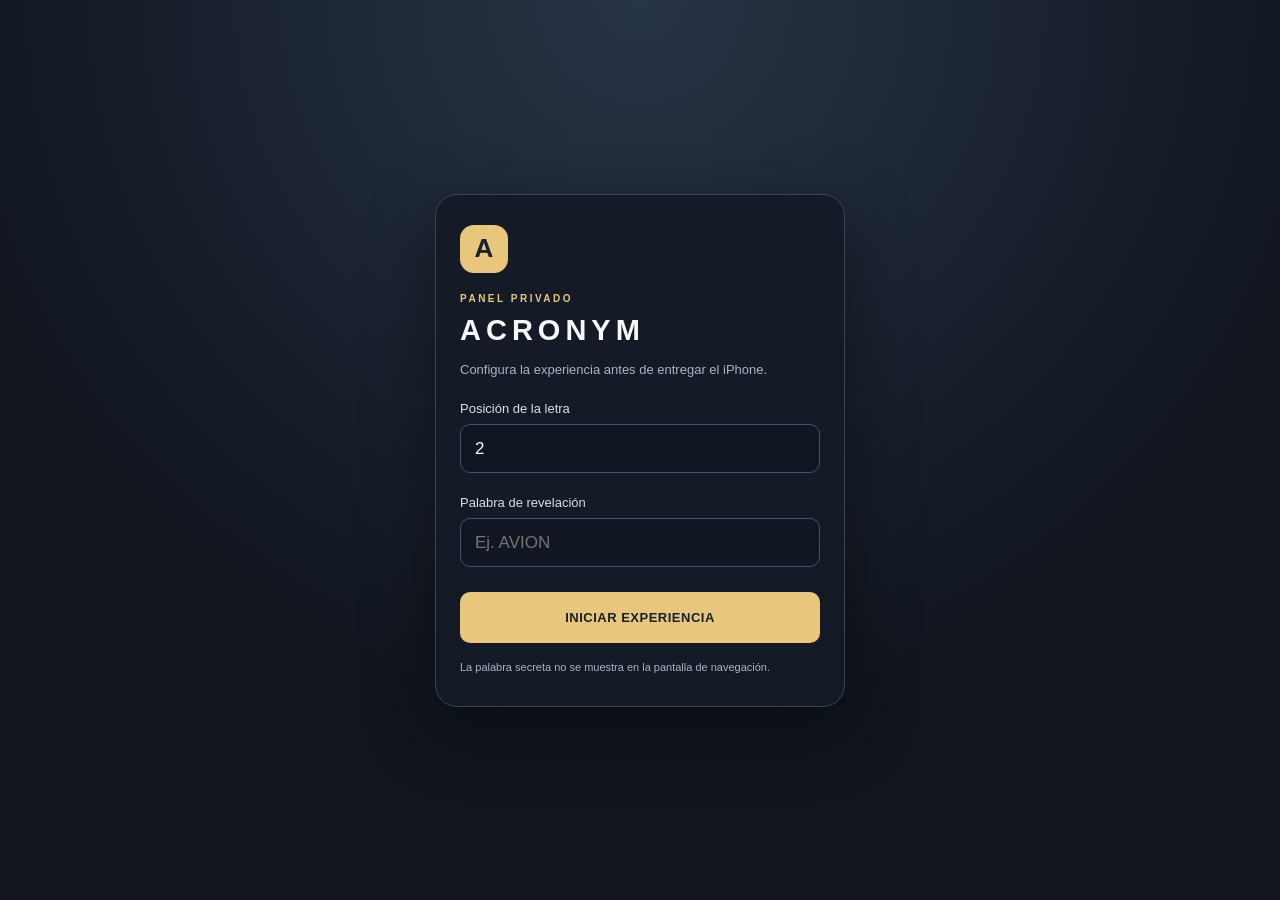
<file: index.html>
<!doctype html>
<html lang="es">
<head>
  <meta charset="utf-8">
  <meta name="viewport" content="width=device-width,initial-scale=1,viewport-fit=cover">
  <meta name="theme-color" content="#ffffff">
  <title>Wikipedia · Acronym</title>
  <link rel="stylesheet" href="style.css">
</head>
<body>
  <section id="setup" class="setup-screen">
    <div class="setup-card">
      <div class="brand-mark">A</div>
      <p class="eyebrow">PANEL PRIVADO</p>
      <h1>ACRONYM</h1>
      <p class="setup-intro">Configura la experiencia antes de entregar el iPhone.</p>

      <form id="setup-form">
        <label for="position">Posición de la letra</label>
        <input id="position" type="number" min="1" max="30" value="2" required>

        <label for="secret">Palabra de revelación</label>
        <input id="secret" type="text" maxlength="30" placeholder="Ej. AVION" autocomplete="off" autocapitalize="characters" required>

        <button class="primary-button" type="submit">INICIAR EXPERIENCIA</button>
      </form>
      <p class="fine-print">La palabra secreta no se muestra en la pantalla de navegación.</p>
    </div>
  </section>

  <main id="audience" class="wiki-shell hidden">
    <header class="wiki-header">
      <div class="wiki-brand" id="wiki-brand" aria-label="Wikipedia">
        <div class="wiki-globe">W</div>
        <div class="wiki-wordmark">
          <span class="wiki-word">Wikipedia</span>
          <span class="wiki-tagline">La enciclopedia libre</span>
        </div>
      </div>
      <form id="search-form" class="search-form">
        <input id="search-input" type="search" placeholder="Buscar en Wikipedia" autocomplete="off">
        <button type="submit" aria-label="Buscar">⌕</button>
      </form>
    </header>

    <section id="search-results" class="search-results hidden">
      <h2>Resultados de la búsqueda</h2>
      <div id="results-list"></div>
    </section>

    <article id="article-view" class="article-view hidden">
      <div class="article-topline">
        <span>WIKIPEDIA</span>
        <span id="article-language">ESPAÑOL</span>
      </div>
      <h1 id="article-title"></h1>
      <div id="article-subtitle" class="article-subtitle"></div>
      <div id="article-content" class="article-content"></div>
      <footer class="article-footer">
        El contenido procede de Wikipedia. Consulta el artículo original y su historial de autores.
        <a id="source-link" target="_blank" rel="noopener noreferrer">Ver artículo original</a>
      </footer>
    </article>

    <div id="welcome" class="welcome">
      <div class="welcome-emblem">W</div>
      <h1>Wikipedia</h1>
      <p>La enciclopedia libre</p>
      <p class="welcome-hint">Busca un tema para comenzar.</p>
    </div>

    <div id="loading" class="loading hidden">Cargando artículo…</div>
    <div id="notice" class="notice hidden" role="status"></div>
    <div class="powered">Contenido de Wikipedia · Licencia CC BY-SA 4.0</div>
  </main>

  <script src="app.js"></script>
</body>
</html>
</file>
<file: style.css>
* { box-sizing: border-box; }
:root {
  --wiki-blue: #0645ad;
  --wiki-border: #a7d7f9;
  --wiki-muted: #54595d;
  --wiki-bg: #f8f9fa;
  --wiki-text: #202122;
}
html, body { margin: 0; min-height: 100%; }
body {
  color: var(--wiki-text);
  background: #fff;
  font-family: -apple-system, BlinkMacSystemFont, "Segoe UI", Arial, sans-serif;
}
.hidden { display: none !important; }

/* Panel privado */
.setup-screen {
  min-height: 100svh;
  display: grid;
  place-items: center;
  padding: 24px;
  background: radial-gradient(circle at top, #283447, #10151e 65%);
  color: #f7f7f7;
}
.setup-card {
  width: min(100%, 410px);
  padding: 30px 24px;
  border: 1px solid #394455;
  border-radius: 22px;
  background: rgba(20, 27, 38, .96);
  box-shadow: 0 22px 70px #0006;
}
.brand-mark {
  width: 48px; height: 48px; display: grid; place-items: center;
  border-radius: 14px; background: #e8c77d; color: #17202d;
  font-size: 26px; font-weight: 800; margin-bottom: 20px;
}
.eyebrow { color: #e8c77d; font-size: 10px; letter-spacing: 2.5px; font-weight: 700; }
.setup-card h1 { margin: 6px 0 8px; letter-spacing: 5px; font-size: 29px; }
.setup-intro, .fine-print { color: #aab4c2; font-size: 13px; line-height: 1.5; }
.setup-card label { display: block; margin: 22px 0 8px; font-size: 13px; color: #d9e0e9; }
.setup-card input {
  width: 100%; min-height: 49px; padding: 12px 14px;
  border: 1px solid #465267; border-radius: 10px;
  background: #101722; color: white; font-size: 17px;
}
.primary-button {
  width: 100%; min-height: 51px; margin-top: 25px; border: 0;
  border-radius: 10px; background: #e8c77d; color: #17202d;
  font-weight: 800; letter-spacing: .5px; font-size: 13px;
}
.fine-print { margin: 16px 0 0; font-size: 11px; }

/* Interfaz tipo Wikipedia */
.wiki-shell { max-width: 1100px; margin: 0 auto; min-height: 100svh; padding: 0 18px 32px; }
.wiki-header { position: relative;
  min-height: 82px; display: flex; align-items: center; gap: 22px;
  border-bottom: 1px solid #eaecf0; padding: 12px 0;
}
.wiki-brand { display: flex; align-items: center; gap: 10px; flex: 0 0 auto; }
.wiki-globe {
  width: 42px; height: 42px; border: 2px solid #72777d; border-radius: 50%;
  display: grid; place-items: center; color: #54595d; font-family: Georgia, serif;
  font-size: 24px;
}
.wiki-wordmark { display: flex; flex-direction: column; }
.wiki-word { font-family: Georgia, serif; font-size: 20px; }
.wiki-tagline { font-family: Georgia, serif; font-size: 10px; color: #54595d; }
.search-form {
  display: flex; flex: 1; max-width: 560px; min-width: 0;
  border: 1px solid #a2a9b1; height: 40px; border-radius: 2px;
}
.search-form input { min-width: 0; flex: 1; border: 0; padding: 0 12px; font-size: 15px; outline: 0; }
.search-form button { width: 48px; border: 0; border-left: 1px solid #a2a9b1; background: #f8f9fa; font-size: 26px; color: #202122; }
.welcome { text-align: center; padding: 72px 12px; }
.welcome-emblem {
  width: 72px; height: 72px; border: 2px solid #72777d; border-radius: 50%;
  margin: auto; display: grid; place-items: center; font: 38px Georgia, serif; color: #54595d;
}
.welcome h1 { font: 34px Georgia, serif; margin: 15px 0 4px; }
.welcome p { color: #54595d; margin: 5px 0; }
.welcome-hint { padding-top: 35px; font-size: 14px; }
.search-results { max-width: 800px; margin: 28px auto; }
.search-results h2 { font: 24px Georgia, serif; border-bottom: 1px solid #a2a9b1; padding-bottom: 9px; }
.result { padding: 14px 0; border-bottom: 1px solid #eaecf0; }
.result button {
  padding: 0; border: 0; background: none; color: var(--wiki-blue);
  font: 20px Georgia, serif; text-align: left; text-decoration: underline;
}
.result p { margin: 6px 0 0; color: #54595d; font-size: 13px; line-height: 1.5; }
.article-view { max-width: 850px; margin: 26px auto; }
.article-topline { display: flex; justify-content: space-between; color: #72777d; font-size: 10px; letter-spacing: 1.5px; }
.article-view > h1 { font: 32px Georgia, "Times New Roman", serif; font-weight: 400; margin: 12px 0 6px; border-bottom: 1px solid #a2a9b1; padding-bottom: 9px; }
.article-subtitle { font: 14px Georgia, serif; color: #54595d; margin-bottom: 20px; }
.article-content { font: 16px/1.65 Georgia, "Times New Roman", serif; overflow-wrap: anywhere; }
.article-content p { margin: .5em 0 1em; }
.article-content h2, .article-content h3 { font-family: Georgia, serif; font-weight: 400; border-bottom: 1px solid #a2a9b1; margin-top: 1.3em; }
.article-content a.acr-link { color: var(--wiki-blue); text-decoration: none; cursor: pointer; }
.article-content a.acr-link:hover { text-decoration: underline; }
.article-content .acr-plain { color: inherit; text-decoration: none; cursor: default; }
.article-content .mw-editsection, .article-content .noprint,
.article-content .navbox, .article-content .vertical-navbox,
.article-content .metadata, .article-content .sistersitebox,
.article-content .mbox-small, .article-content .reflist { font-size: .85em; }
.article-content img { max-width: 100%; height: auto; }
.article-content table { max-width: 100%; display: block; overflow-x: auto; border-collapse: collapse; }
.article-content th, .article-content td { border: 1px solid #a2a9b1; padding: 5px; }
.article-content .infobox { float: right; margin: 0 0 16px 16px; max-width: 45%; font-size: 13px; line-height: 1.4; }
.article-content .thumb { max-width: 100%; }
.article-content .thumbinner { max-width: 100%; }
.article-content .thumbimage { max-width: 100%; }
.article-footer { border-top: 1px solid #eaecf0; margin-top: 30px; padding-top: 12px; color: #72777d; font-size: 11px; line-height: 1.5; }
.article-footer a { display: inline-block; margin-left: 5px; color: var(--wiki-blue); }
.loading, .notice { max-width: 850px; margin: 25px auto; padding: 15px; color: #54595d; background: #f8f9fa; }
.notice.error { color: #b32424; background: #fee7e6; }
.powered { text-align: center; color: #72777d; font-size: 10px; padding: 30px 0 10px; }
@media (max-width: 650px) {
  .wiki-shell { padding: 0 14px 25px; }
  .wiki-header { align-items: stretch; flex-direction: column; gap: 12px; padding: 13px 0; }
  .wiki-brand { align-self: flex-start; }
  .search-form { max-width: none; width: 100%; }
  .article-view { margin-top: 20px; }
  .article-view > h1 { font-size: 28px; }
  .article-content { font-size: 16px; }
  .article-content .infobox { float: none; margin: 12px auto; max-width: 100%; }
}
.article-content .acr-supplement { margin-top: 26px; padding-top: 8px; border-top: 1px dashed #a2a9b1; }
.article-content .acr-supplement h2 { font-size: 1.25em; }


.search-form { position: relative; }
.wiki-suggestions {
  position: absolute; z-index: 1000; top: calc(100% + 3px);
  left: 0; right: 0; background: #fff; border: 1px solid #a2a9b1;
  box-shadow: 0 3px 8px rgba(0,0,0,.16);
  max-height: min(65vh, 420px); overflow-y: auto;
}
.wiki-suggestion {
  display: flex; flex-direction: column; gap: 3px; width: 100%;
  padding: 10px 12px; text-align: left; border: 0;
  border-bottom: 1px solid #eaecf0; background: #fff; color: #202122;
}
.wiki-suggestion:hover, .wiki-suggestion:focus { background: #f8f9fa; }
.wiki-suggestion strong { color: #202122; font-weight: 600; }
.wiki-suggestion span { color: #54595d; font-size: 12px; line-height: 1.35; }
.magus-corner {
  position: absolute; top: 0; right: 0; width: 42px; height: 42px;
  border: 0; padding: 0; background: transparent; opacity: 0;
  z-index: 20; touch-action: none;
}
.acr-supplement-note { color: #72777d; font-size: .82em; font-style: italic; }


/* Resultados visuales de búsqueda: miniatura, título y extracto */
.wiki-suggestions {
  position: absolute;
  z-index: 1000;
  top: calc(100% + 5px);
  left: 0;
  right: 0;
  background: var(--suggest-bg, #fff);
  border: 1px solid var(--suggest-border, #a2a9b1);
  border-radius: 2px;
  box-shadow: 0 3px 12px rgba(0,0,0,.18);
  max-height: min(72vh, 560px);
  overflow-y: auto;
}
.wiki-suggestion {
  display: flex;
  flex-direction: row;
  align-items: center;
  gap: 14px;
  width: 100%;
  min-height: 88px;
  padding: 10px 14px;
  text-align: left;
  border: 0;
  border-bottom: 1px solid var(--suggest-divider, #eaecf0);
  background: var(--suggest-bg, #fff);
  color: var(--suggest-text, #202122);
  cursor: pointer;
}
.wiki-suggestion:hover, .wiki-suggestion:focus {
  background: var(--suggest-hover, #f8f9fa);
}
.wiki-suggestion-image {
  display: block;
  flex: 0 0 64px;
  width: 64px;
  height: 64px;
  border-radius: 50%;
  object-fit: cover;
  background: #eaecf0;
}
.wiki-suggestion-image.no-image { visibility: hidden; }
.wiki-suggestion-copy {
  display: flex;
  flex-direction: column;
  min-width: 0;
  gap: 3px;
}
.wiki-suggestion-copy strong {
  color: var(--suggest-title, #202122);
  font-size: 18px;
  line-height: 1.25;
  font-weight: 650;
}
.wiki-suggestion-description {
  color: var(--suggest-muted, #54595d);
  font-size: 14px;
  line-height: 1.35;
  display: -webkit-box;
  -webkit-line-clamp: 2;
  -webkit-box-orient: vertical;
  overflow: hidden;
}
@media (prefers-color-scheme: dark) {
  .wiki-suggestions {
    --suggest-bg: #101114;
    --suggest-border: #3b3d42;
    --suggest-divider: #303238;
    --suggest-hover: #1c1e23;
    --suggest-text: #eaecf0;
    --suggest-title: #f8f9fa;
    --suggest-muted: #a7a9ae;
    box-shadow: 0 5px 18px rgba(0,0,0,.5);
  }
}
</file>
